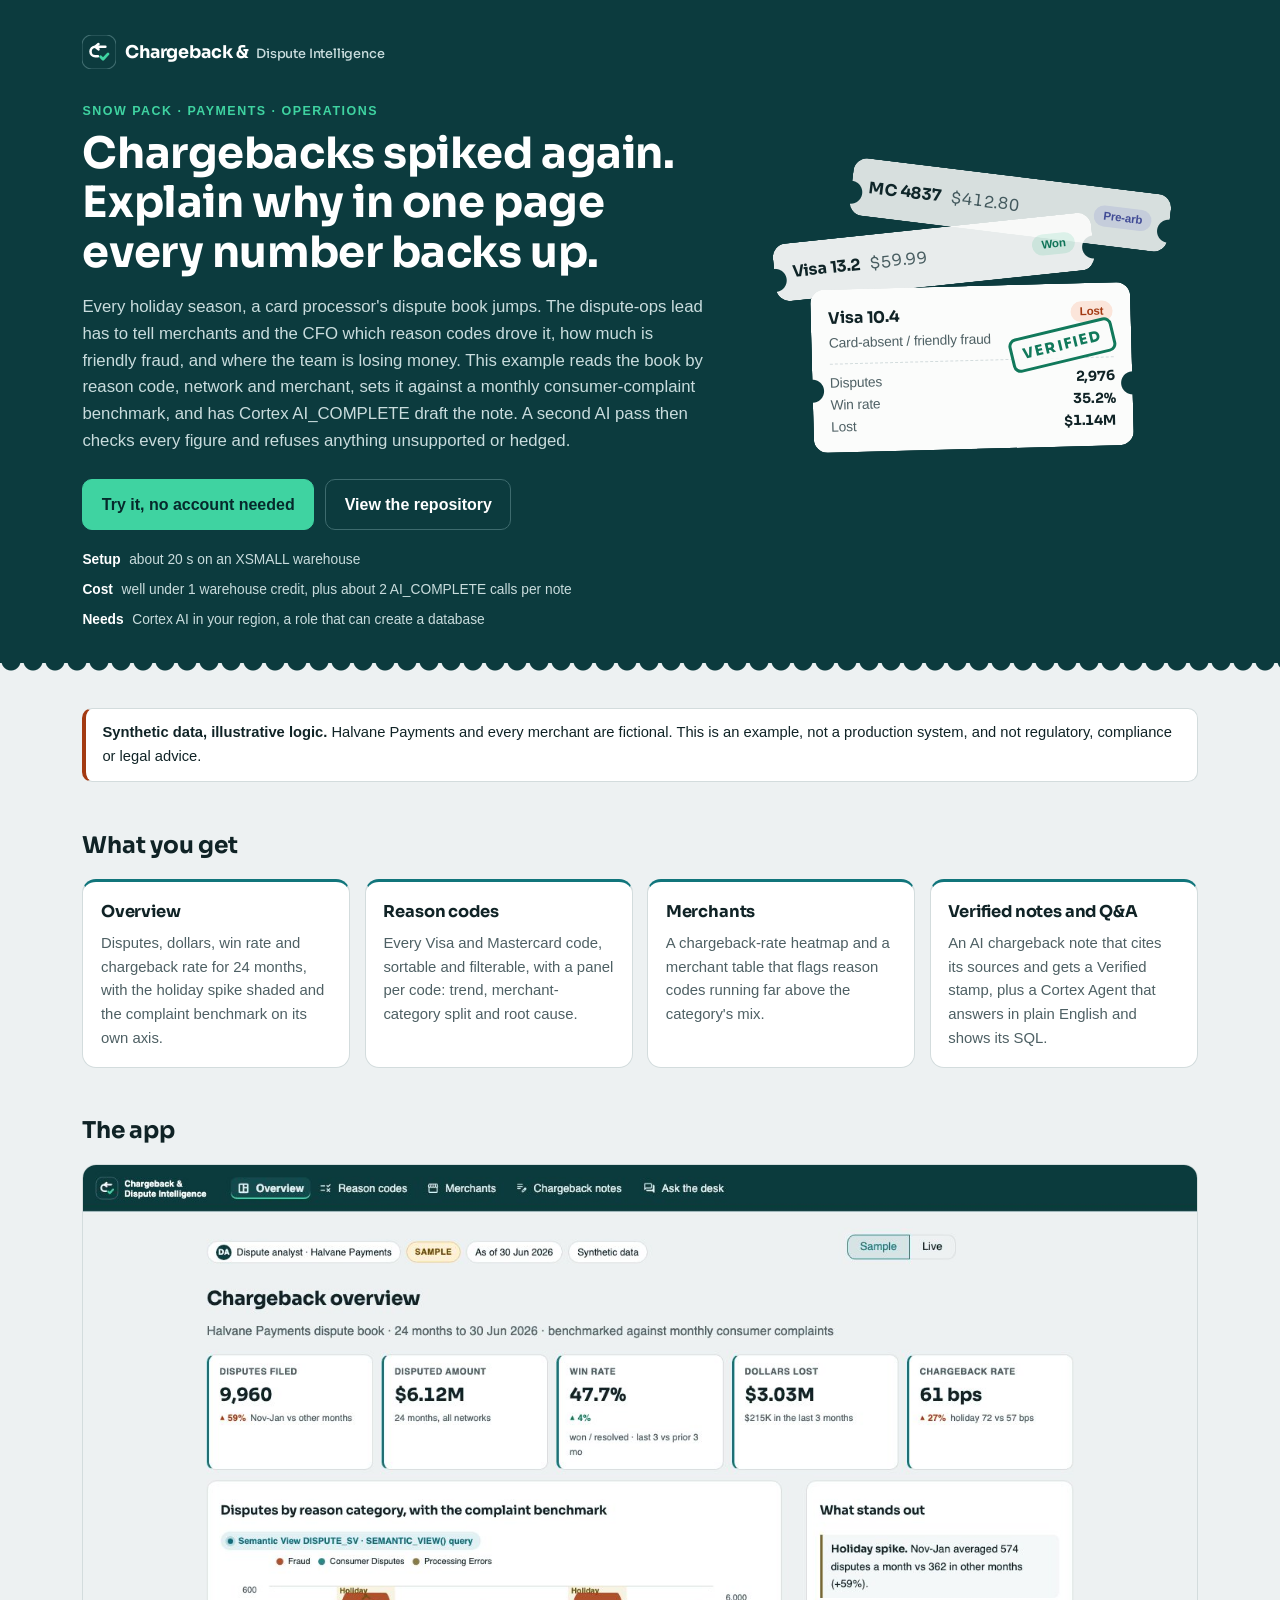
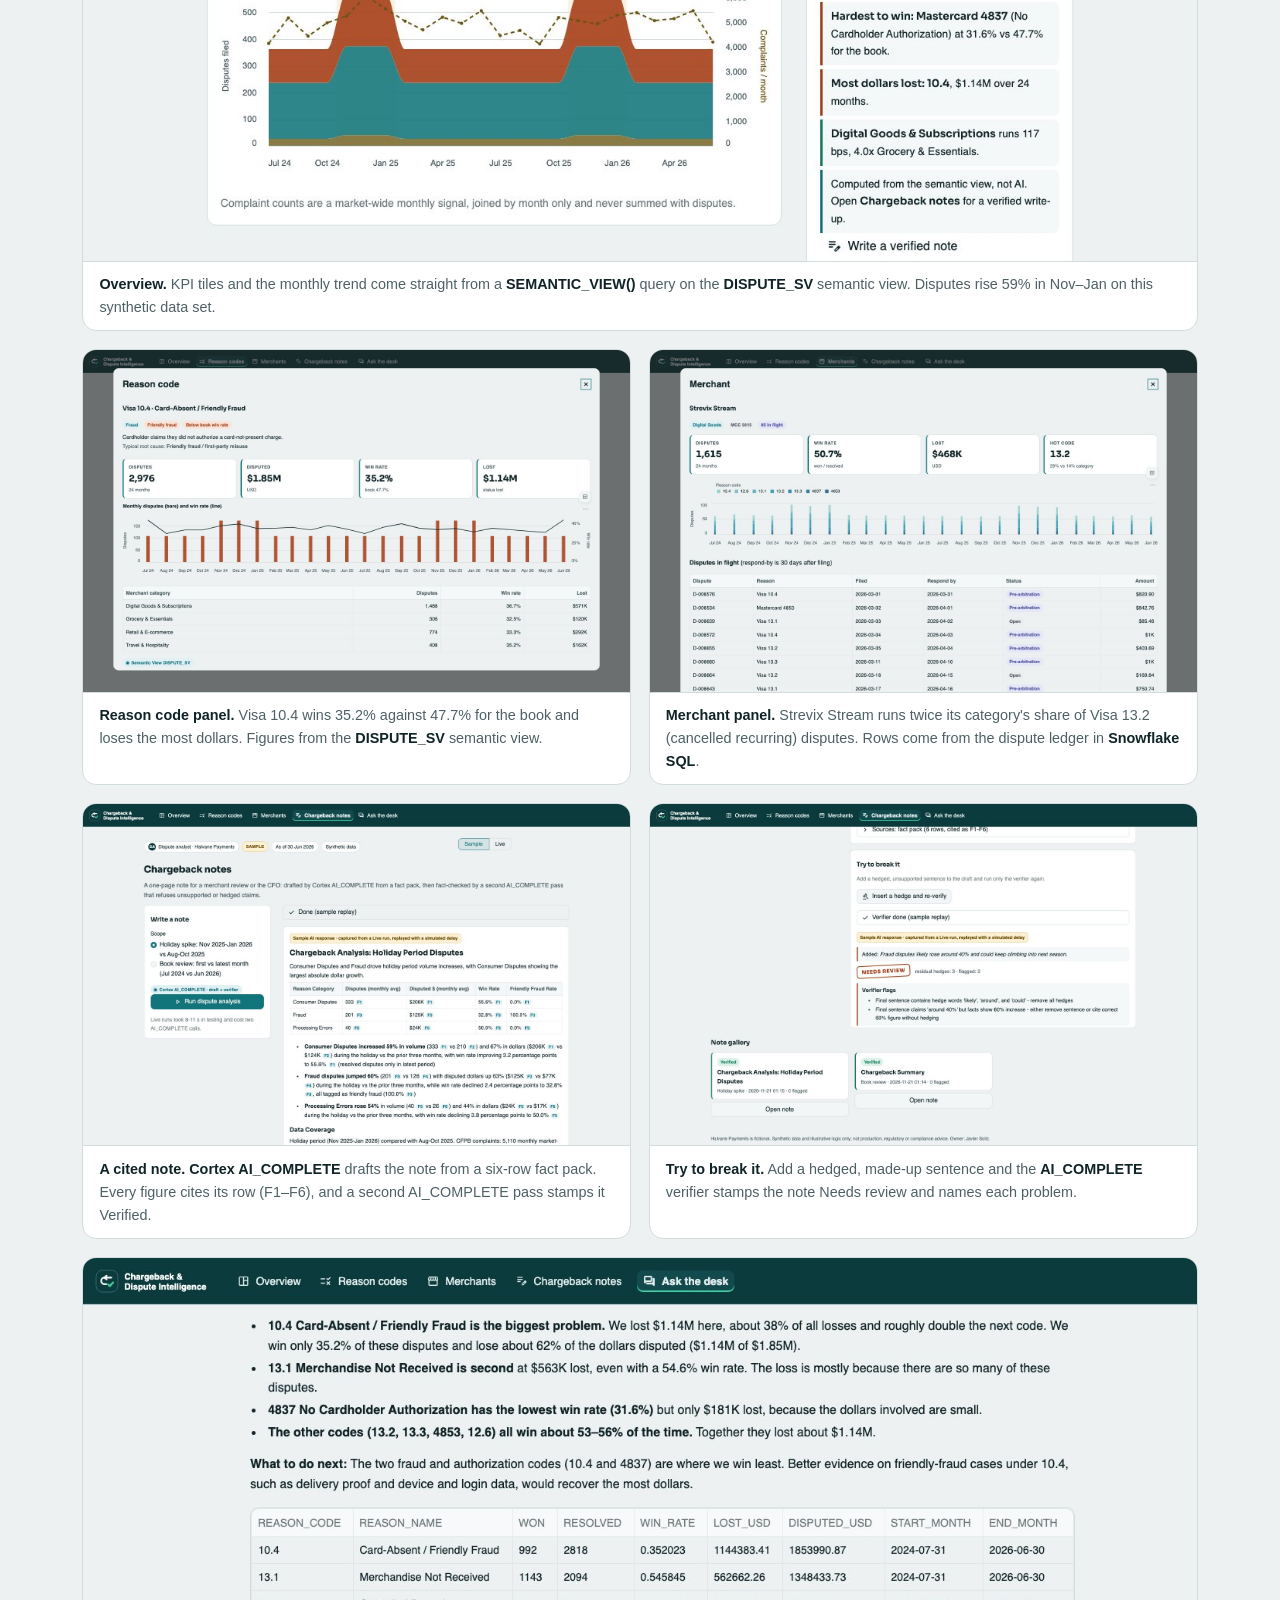
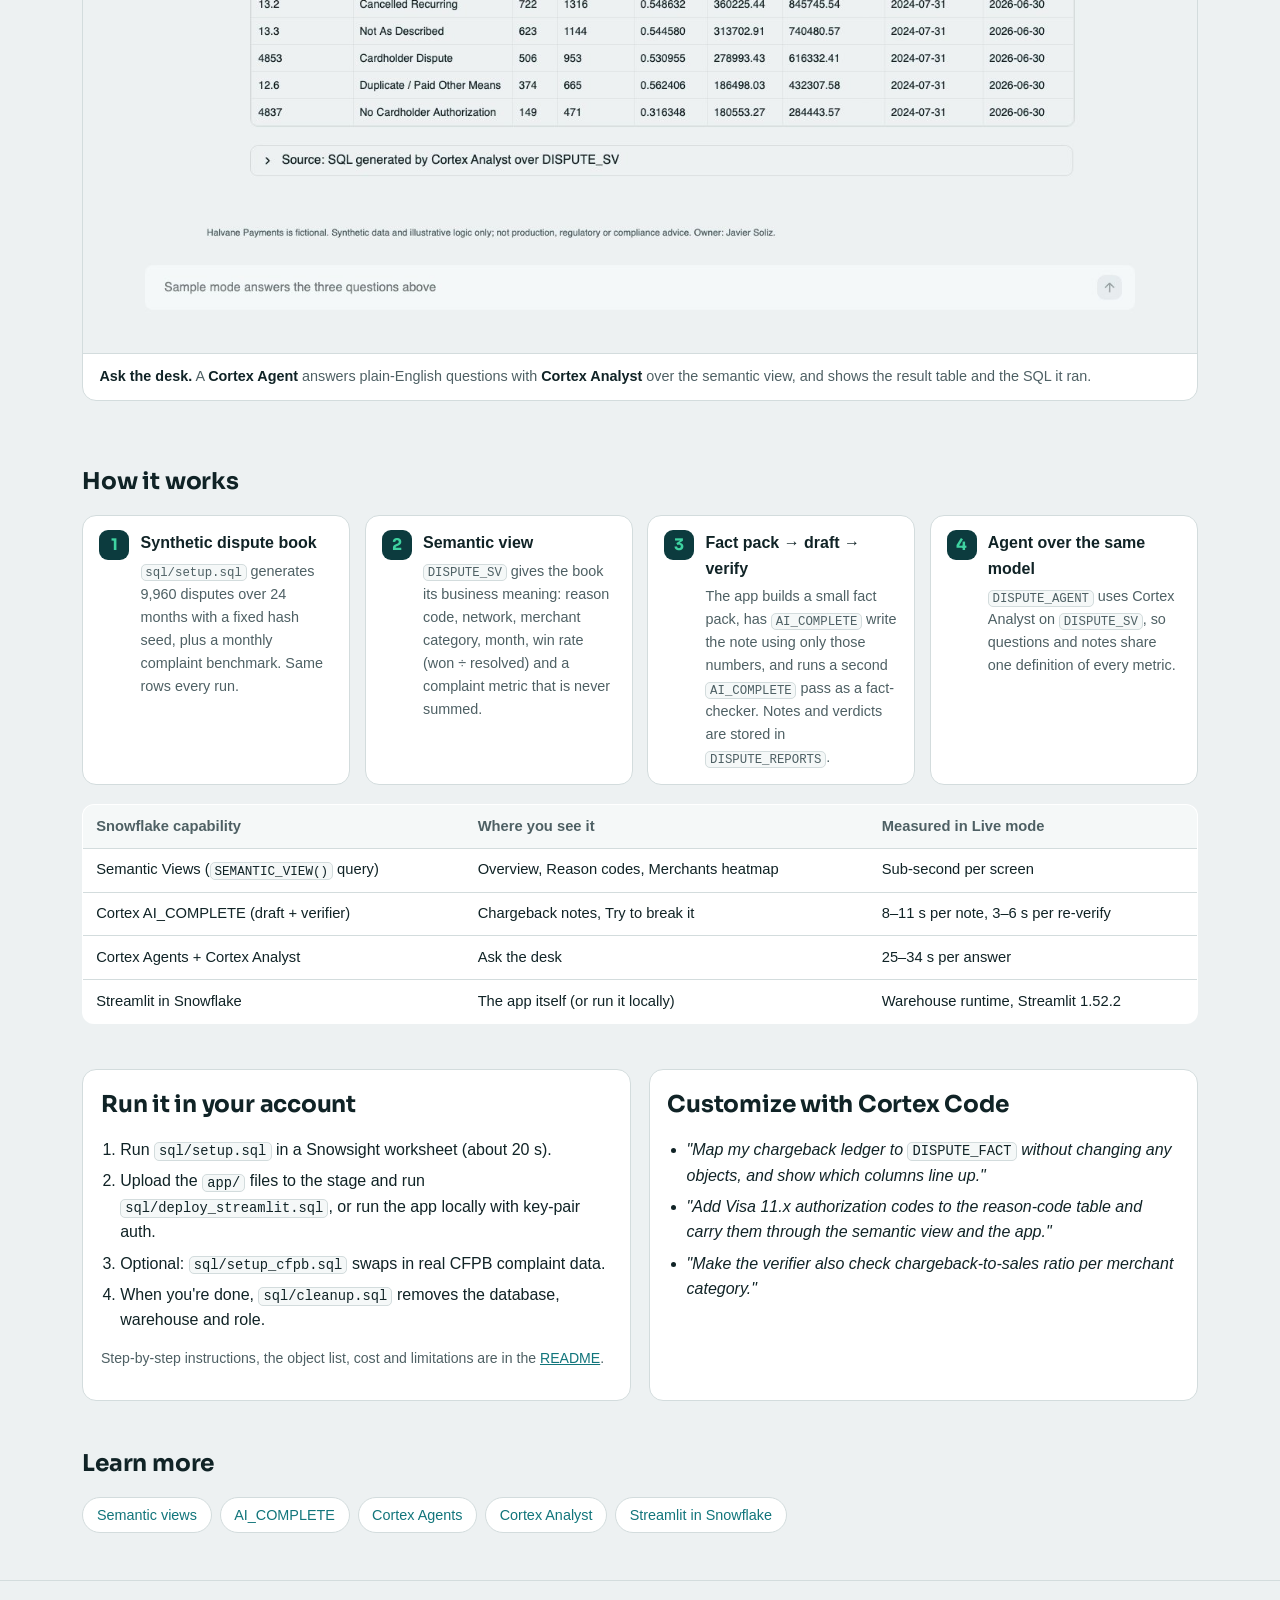
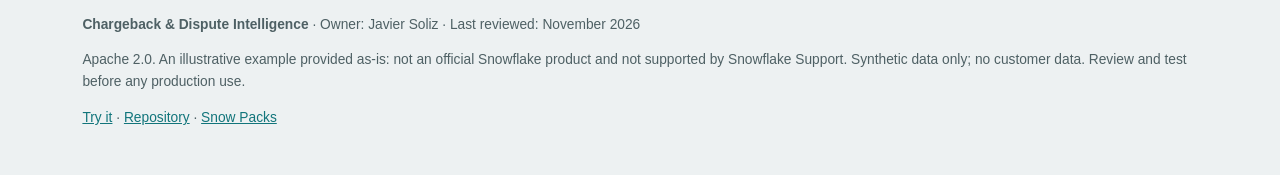
<file: index.html>
<!doctype html>
<html lang="en"><head><meta charset="utf-8"><title>Chargeback &amp; Dispute Intelligence</title>
<meta http-equiv="refresh" content="0; url=docs/"><link rel="canonical" href="docs/"></head>
<body><p>The guide moved to <a href="docs/">docs/</a>. (Set GitHub Pages to serve <code>main</code> /docs to drop this redirect.)</p></body></html>
</file>
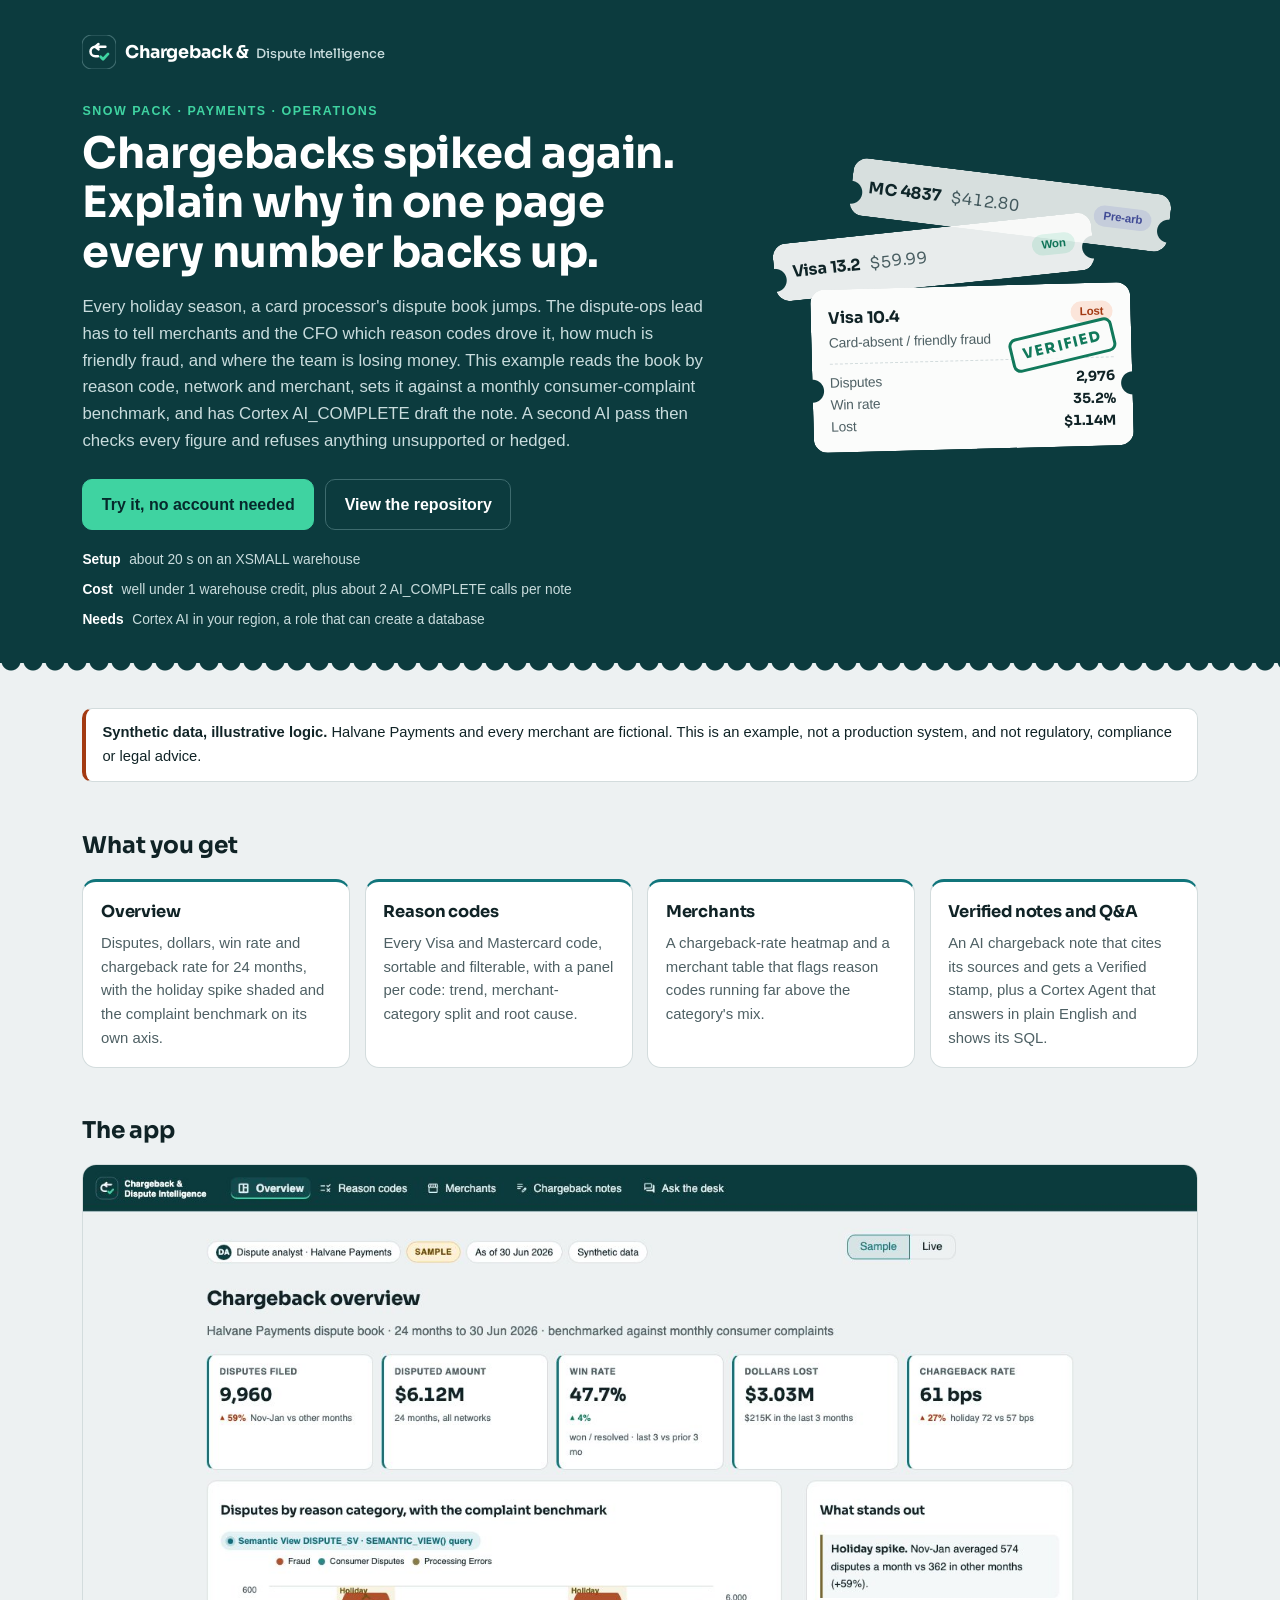
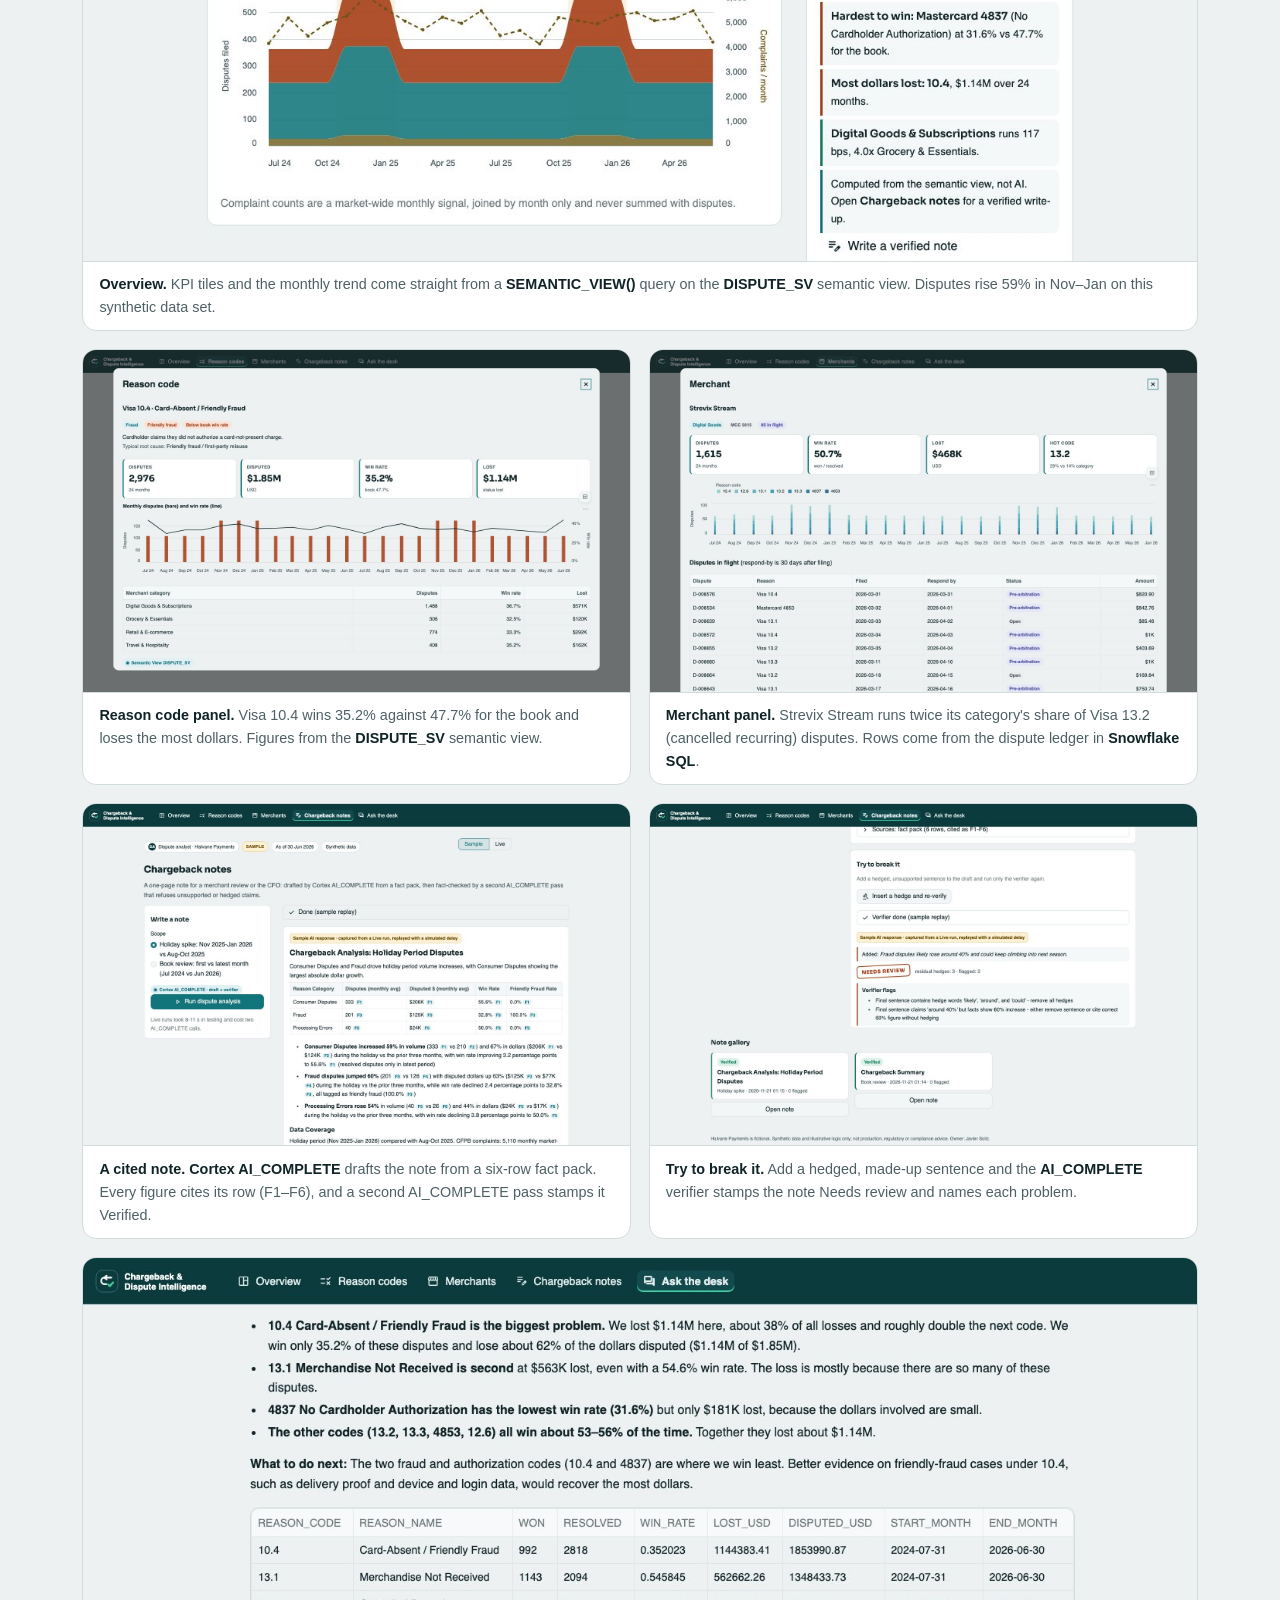
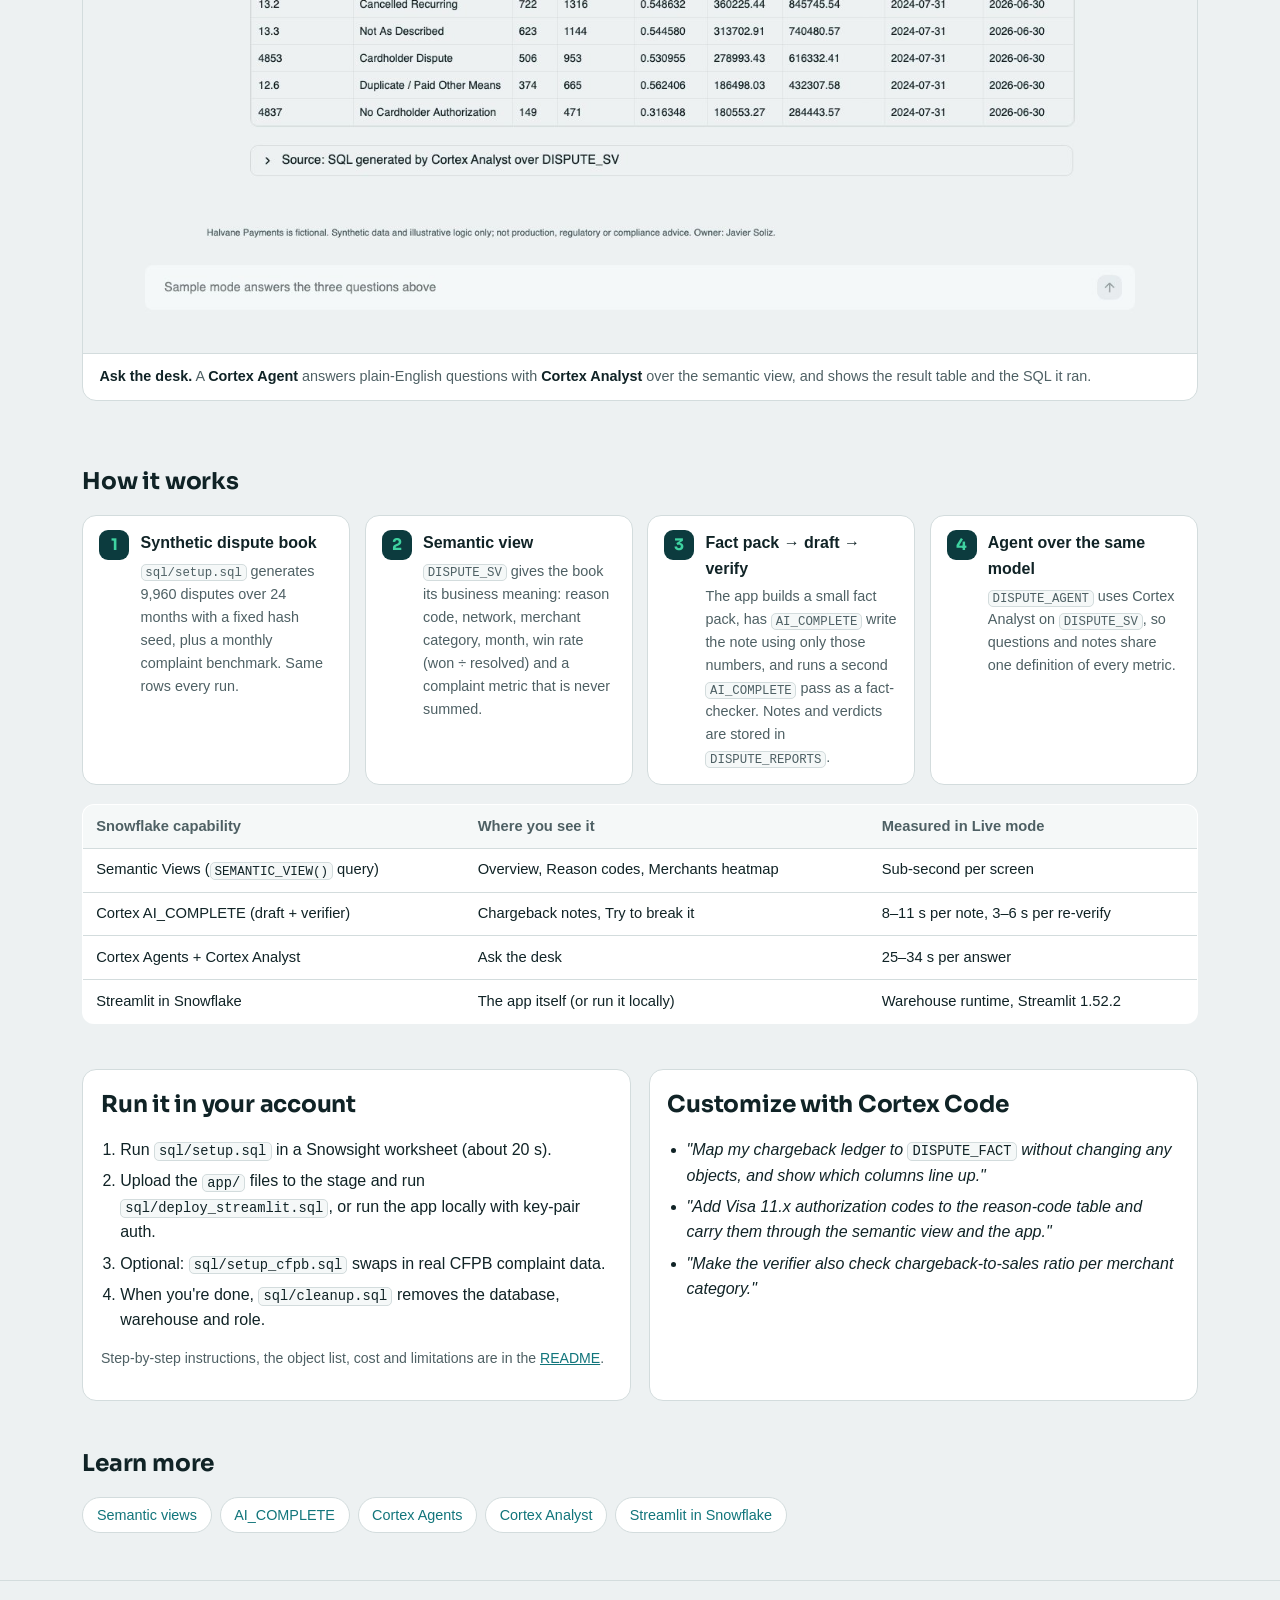
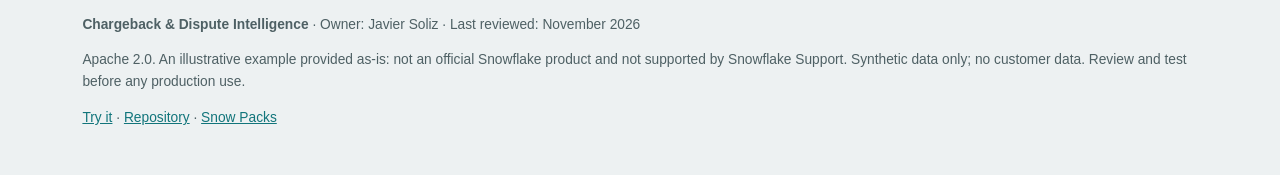
<file: docs/index.html>
<!doctype html>
<html lang="en">
<head>
<meta charset="utf-8">
<meta name="viewport" content="width=device-width, initial-scale=1">
<title>Chargeback &amp; Dispute Intelligence · Snow Pack</title>
<meta name="description" content="Explain a chargeback spike in one verified page. A Streamlit app reads a card dispute book by reason code, network and merchant, benchmarks it against monthly consumer complaints, and uses Cortex AI_COMPLETE to draft and fact-check a note, with a Cortex Agent over a semantic view. Synthetic data.">
<link rel="stylesheet" href="site.css">
</head>
<body>
<header class="hero">
  <div class="wrap hero-grid">
    <div class="hero-copy">
      <a class="brand" href="./" aria-label="Chargeback &amp; Dispute Intelligence">
        <svg viewBox="0 0 32 32" aria-hidden="true"><rect width="32" height="32" rx="9" fill="#0C3B3E" stroke="#3E6B6E"/><path d="M22 11h-9.5a4.5 4.5 0 0 0 0 9H15" fill="none" stroke="#FFFFFF" stroke-width="2.4" stroke-linecap="round"/><path d="M15.5 8.5 12.5 11l3 2.5" fill="none" stroke="#FFFFFF" stroke-width="2.4" stroke-linecap="round" stroke-linejoin="round"/><path d="m17.5 20.5 2.3 2.3 4.7-5" fill="none" stroke="#3FD3A1" stroke-width="2.6" stroke-linecap="round" stroke-linejoin="round"/></svg>
        <span>Chargeback &amp; <small>Dispute Intelligence</small></span>
      </a>
      <p class="eyebrow">Snow Pack · Payments · Operations</p>
      <h1>Chargebacks spiked again. Explain why in one page every number backs up.</h1>
      <p class="lede">Every holiday season, a card processor's dispute book jumps. The dispute-ops lead has to tell merchants and the CFO which reason codes drove it, how much is friendly fraud, and where the team is losing money. This example reads the book by reason code, network and merchant, sets it against a monthly consumer-complaint benchmark, and has Cortex AI_COMPLETE draft the note. A second AI pass then checks every figure and refuses anything unsupported or hedged.</p>
      <div class="cta">
        <a class="btn primary" href="try/">Try it, no account needed</a>
        <a class="btn" href="https://github.com/sfc-gh-jsoliz/sfguide-dispute-intelligence">View the repository</a>
      </div>
      <ul class="facts" aria-label="At a glance">
        <li><b>Setup</b> about 20 s on an XSMALL warehouse</li>
        <li><b>Cost</b> well under 1 warehouse credit, plus about 2 AI_COMPLETE calls per note</li>
        <li><b>Needs</b> Cortex AI in your region, a role that can create a database</li>
      </ul>
    </div>
    <div class="tickets" aria-hidden="true">
      <div class="ticket t3"><span class="code">MC 4837</span><span class="amt">$412.80</span><span class="st prearb">Pre-arb</span></div>
      <div class="ticket t2"><span class="code">Visa 13.2</span><span class="amt">$59.99</span><span class="st won">Won</span></div>
      <div class="ticket t1">
        <div class="trow"><span class="code">Visa 10.4</span><span class="st lost">Lost</span></div>
        <div class="tname">Card-absent / friendly fraud</div>
        <div class="tgrid"><span>Disputes</span><b>2,976</b><span>Win rate</span><b>35.2%</b><span>Lost</span><b>$1.14M</b></div>
        <div class="stamp">Verified</div>
      </div>
    </div>
  </div>
</header>

<main>
  <section class="wrap band">
    <div class="disclaimer" role="note"><b>Synthetic data, illustrative logic.</b> Halvane Payments and every merchant are fictional. This is an example, not a production system, and not regulatory, compliance or legal advice.</div>
  </section>

  <section class="wrap band">
    <h2>What you get</h2>
    <div class="cards4">
      <article><h3>Overview</h3><p>Disputes, dollars, win rate and chargeback rate for 24 months, with the holiday spike shaded and the complaint benchmark on its own axis.</p></article>
      <article><h3>Reason codes</h3><p>Every Visa and Mastercard code, sortable and filterable, with a panel per code: trend, merchant-category split and root cause.</p></article>
      <article><h3>Merchants</h3><p>A chargeback-rate heatmap and a merchant table that flags reason codes running far above the category's mix.</p></article>
      <article><h3>Verified notes and Q&amp;A</h3><p>An AI chargeback note that cites its sources and gets a Verified stamp, plus a Cortex Agent that answers in plain English and shows its SQL.</p></article>
    </div>
  </section>

  <section class="wrap band shots" id="screens">
    <h2>The app</h2>
    <figure class="wide">
      <img src="images/overview.jpg" width="1440" height="900" loading="lazy" alt="Chargeback overview: five KPI tiles (9,960 disputes, $6.12M disputed, 47.7% win rate, $3.03M lost, 61 bps), a stacked area chart of monthly disputes by reason category with holiday bands and a dashed complaint line, and a What stands out panel">
      <figcaption><b>Overview.</b> KPI tiles and the monthly trend come straight from a <b>SEMANTIC_VIEW()</b> query on the <b>DISPUTE_SV</b> semantic view. Disputes rise 59% in Nov–Jan on this synthetic data set.</figcaption>
    </figure>
    <div class="two">
      <figure>
        <img src="images/reason-code-panel.jpg" width="1440" height="900" loading="lazy" alt="Reason code panel for Visa 10.4 card-absent friendly fraud: pills for Fraud, Friendly fraud and Below book win rate, tiles showing 2,976 disputes, $1.85M disputed, 35.2% win rate and $1.14M lost, a monthly bar and win-rate chart, and a merchant-category table">
        <figcaption><b>Reason code panel.</b> Visa 10.4 wins 35.2% against 47.7% for the book and loses the most dollars. Figures from the <b>DISPUTE_SV</b> semantic view.</figcaption>
      </figure>
      <figure>
        <img src="images/merchant-panel.jpg" width="1440" height="900" loading="lazy" alt="Merchant panel for Strevix Stream: Digital Goods, MCC 5815 and in-flight pills, tiles with 1,615 disputes, 50.7% win rate, $468K lost and hot code 13.2 at 29% versus 14% for the category, a stacked monthly bar chart by reason code, and a table of open and pre-arbitration disputes with respond-by dates">
        <figcaption><b>Merchant panel.</b> Strevix Stream runs twice its category's share of Visa 13.2 (cancelled recurring) disputes. Rows come from the dispute ledger in <b>Snowflake SQL</b>.</figcaption>
      </figure>
    </div>
    <div class="two">
      <figure>
        <img src="images/note-verified.jpg" width="1440" height="900" loading="lazy" alt="Chargeback notes screen: scope picker, a Sample AI response label, a drafted holiday-spike note with a table and bullets where each figure carries a citation chip such as F1 or F3">
        <figcaption><b>A cited note.</b> <b>Cortex AI_COMPLETE</b> drafts the note from a six-row fact pack. Every figure cites its row (F1–F6), and a second AI_COMPLETE pass stamps it Verified.</figcaption>
      </figure>
      <figure>
        <img src="images/note-needs-review.jpg" width="1440" height="900" loading="lazy" alt="Try to break it panel: a hedged sentence was added to the draft, the verifier stamped it Needs review and listed flags for the hedge words and the unsupported 40% claim">
        <figcaption><b>Try to break it.</b> Add a hedged, made-up sentence and the <b>AI_COMPLETE</b> verifier stamps the note Needs review and names each problem.</figcaption>
      </figure>
    </div>
    <figure class="wide">
      <img src="images/ask-the-desk.jpg" width="1440" height="900" loading="lazy" alt="Ask the desk: an answer about where the most dollars are lost, with bullets for 10.4, 13.1, 4837 and the other codes, a result table by reason code, and a collapsed source section with the generated SQL">
      <figcaption><b>Ask the desk.</b> A <b>Cortex Agent</b> answers plain-English questions with <b>Cortex Analyst</b> over the semantic view, and shows the result table and the SQL it ran.</figcaption>
    </figure>
  </section>

  <section class="wrap band">
    <h2>How it works</h2>
    <ol class="flow">
      <li><span class="n">1</span><div><b>Synthetic dispute book</b><p><code>sql/setup.sql</code> generates 9,960 disputes over 24 months with a fixed hash seed, plus a monthly complaint benchmark. Same rows every run.</p></div></li>
      <li><span class="n">2</span><div><b>Semantic view</b><p><code>DISPUTE_SV</code> gives the book its business meaning: reason code, network, merchant category, month, win rate (won ÷ resolved) and a complaint metric that is never summed.</p></div></li>
      <li><span class="n">3</span><div><b>Fact pack → draft → verify</b><p>The app builds a small fact pack, has <code>AI_COMPLETE</code> write the note using only those numbers, and runs a second <code>AI_COMPLETE</code> pass as a fact-checker. Notes and verdicts are stored in <code>DISPUTE_REPORTS</code>.</p></div></li>
      <li><span class="n">4</span><div><b>Agent over the same model</b><p><code>DISPUTE_AGENT</code> uses Cortex Analyst on <code>DISPUTE_SV</code>, so questions and notes share one definition of every metric.</p></div></li>
    </ol>
    <div class="scroll">
      <table class="caps">
        <thead><tr><th>Snowflake capability</th><th>Where you see it</th><th>Measured in Live mode</th></tr></thead>
        <tbody>
          <tr><td>Semantic Views (<code>SEMANTIC_VIEW()</code> query)</td><td>Overview, Reason codes, Merchants heatmap</td><td>Sub-second per screen</td></tr>
          <tr><td>Cortex AI_COMPLETE (draft + verifier)</td><td>Chargeback notes, Try to break it</td><td>8–11 s per note, 3–6 s per re-verify</td></tr>
          <tr><td>Cortex Agents + Cortex Analyst</td><td>Ask the desk</td><td>25–34 s per answer</td></tr>
          <tr><td>Streamlit in Snowflake</td><td>The app itself (or run it locally)</td><td>Warehouse runtime, Streamlit 1.52.2</td></tr>
        </tbody>
      </table>
    </div>
  </section>

  <section class="wrap band two-col">
    <div class="card">
      <h2>Run it in your account</h2>
      <ol class="steps">
        <li>Run <code>sql/setup.sql</code> in a Snowsight worksheet (about 20 s).</li>
        <li>Upload the <code>app/</code> files to the stage and run <code>sql/deploy_streamlit.sql</code>, or run the app locally with key-pair auth.</li>
        <li>Optional: <code>sql/setup_cfpb.sql</code> swaps in real CFPB complaint data.</li>
        <li>When you're done, <code>sql/cleanup.sql</code> removes the database, warehouse and role.</li>
      </ol>
      <p class="small">Step-by-step instructions, the object list, cost and limitations are in the <a href="https://github.com/sfc-gh-jsoliz/sfguide-dispute-intelligence#readme">README</a>.</p>
    </div>
    <div class="card">
      <h2>Customize with Cortex Code</h2>
      <ul class="prompts">
        <li>"Map my chargeback ledger to <code>DISPUTE_FACT</code> without changing any objects, and show which columns line up."</li>
        <li>"Add Visa 11.x authorization codes to the reason-code table and carry them through the semantic view and the app."</li>
        <li>"Make the verifier also check chargeback-to-sales ratio per merchant category."</li>
      </ul>
    </div>
  </section>

  <section class="wrap band">
    <h2>Learn more</h2>
    <ul class="links">
      <li><a href="https://docs.snowflake.com/en/user-guide/views-semantic/overview">Semantic views</a></li>
      <li><a href="https://docs.snowflake.com/en/sql-reference/functions/ai_complete">AI_COMPLETE</a></li>
      <li><a href="https://docs.snowflake.com/en/user-guide/snowflake-cortex/cortex-agents">Cortex Agents</a></li>
      <li><a href="https://docs.snowflake.com/en/user-guide/snowflake-cortex/cortex-analyst">Cortex Analyst</a></li>
      <li><a href="https://docs.snowflake.com/en/developer-guide/streamlit/about-streamlit">Streamlit in Snowflake</a></li>
    </ul>
  </section>
</main>

<footer class="foot">
  <div class="wrap">
    <p><b>Chargeback &amp; Dispute Intelligence</b> · Owner: Javier Soliz · Last reviewed: November 2026</p>
    <p>Apache 2.0. An illustrative example provided as-is: not an official Snowflake product and not supported by Snowflake Support. Synthetic data only; no customer data. Review and test before any production use.</p>
    <p><a href="try/">Try it</a> · <a href="https://github.com/sfc-gh-jsoliz/sfguide-dispute-intelligence">Repository</a> · <a href="https://sfc-gh-ooral.github.io/snow-packs/">Snow Packs</a></p>
  </div>
</footer>
</body>
</html>
</file>
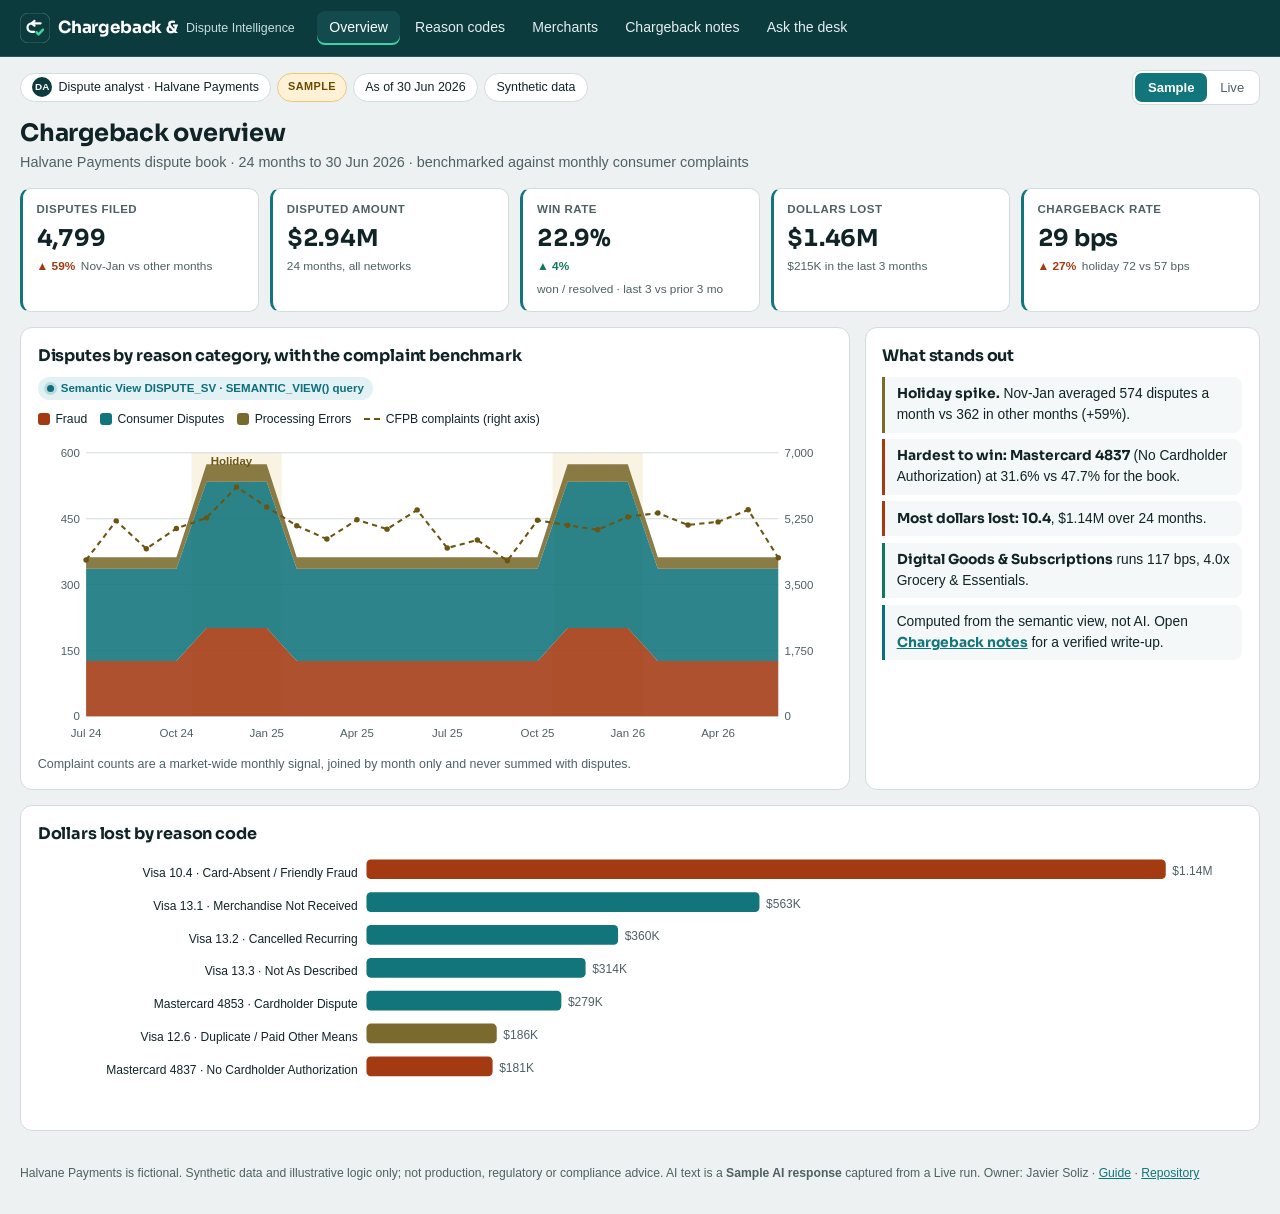
<file: try/index.html>
<!doctype html>
<html lang="en"><head><meta charset="utf-8"><title>Chargeback &amp; Dispute Intelligence: Try it</title>
<meta http-equiv="refresh" content="0; url=../docs/try/"></head>
<body><p>The hosted example moved to <a href="../docs/try/">docs/try/</a>.</p></body></html>
</file>
<file: docs/site.css>
@font-face{font-family:Sora;src:url(fonts/Sora.woff2) format("woff2");font-weight:100 800;font-display:swap}
:root{--mast:#0C3B3E;--mast2:#134A4E;--canvas:#EDF1F2;--paper:#FFFFFF;--paper2:#F5F8F8;--line:#D3DCDD;--ink:#102326;--muted:#4E6064;
--primary:#11757B;--won:#11795B;--wonbg:#DDF3EA;--lost:#A33A12;--lostbg:#FBE5DA;--prearb:#4B4FA6;--prearbbg:#E6E7F7;--jade:#3FD3A1;color-scheme:light dark}
@media (prefers-color-scheme:dark){:root{--canvas:#0A1C1E;--paper:#102A2D;--paper2:#0D2427;--line:#24464A;--ink:#E4EEEE;--muted:#9DB3B5;--primary:#4FC3C9}}
*{box-sizing:border-box}
html{overflow-x:clip}
body{margin:0;background:var(--canvas);color:var(--ink);font:16px/1.6 -apple-system,"Segoe UI",Roboto,sans-serif}
a{color:var(--primary)}
h1,h2,h3,.brand,.ticket,.stamp,.n{font-family:Sora,-apple-system,"Segoe UI",sans-serif;letter-spacing:-.01em}
code{font:.86em ui-monospace,SFMono-Regular,Menlo,monospace;background:var(--paper2);border:1px solid var(--line);border-radius:5px;padding:.05em .3em;overflow-wrap:anywhere}
.wrap{max-width:1160px;margin:0 auto;padding:0 1.4rem}
.hero{background:var(--mast);color:#E4EEEE;padding:2.2rem 0 3.4rem;position:relative;overflow:hidden}
.hero::after{content:"";position:absolute;inset:auto 0 0 0;height:22px;background:radial-gradient(circle at 11px -2px,transparent 9px,var(--canvas) 10px) 0 0/22px 22px repeat-x}
.hero-grid{display:grid;grid-template-columns:1.25fr .9fr;gap:2.4rem;align-items:center}
.hero-grid>*{min-width:0}
.brand{display:inline-flex;align-items:center;gap:.55rem;color:#fff;text-decoration:none;font-weight:700;font-size:1.1rem}
.brand svg{width:34px;height:34px}.brand small{color:#C9DCDD;font-weight:500;font-size:.8rem;margin-left:.2rem}
.eyebrow{margin:1.6rem 0 .4rem;font-size:.78rem;letter-spacing:.12em;text-transform:uppercase;color:var(--jade);font-weight:700}
.hero h1{font-size:clamp(1.8rem,3.6vw,2.7rem);line-height:1.15;margin:0 0 1rem;color:#fff}
.lede{color:#C9DCDD;font-size:1.05rem;max-width:40rem;margin:0}
.cta{display:flex;flex-wrap:wrap;gap:.7rem;margin:1.5rem 0 1.2rem}
.btn{display:inline-block;padding:.72rem 1.15rem;border-radius:10px;border:1px solid #3E6B6E;color:#fff;text-decoration:none;font-weight:600;transition:transform .15s,background .15s}
.btn:hover{transform:translateY(-1px);background:var(--mast2)}
.btn.primary{background:var(--jade);border-color:var(--jade);color:#06292B}
.btn.primary:hover{background:#5EE0B4}
.facts{list-style:none;padding:0;margin:0;display:flex;flex-wrap:wrap;gap:.5rem 1.2rem;font-size:.86rem;color:#C9DCDD}
.facts b{color:#fff;margin-right:.3rem}
.tickets{position:relative;height:330px}
.ticket{position:absolute;left:50%;width:min(320px,90%);background:#FBFCFB;color:#102326;border-radius:14px;padding:1rem 1.1rem;box-shadow:0 18px 40px rgba(0,0,0,.28);
-webkit-mask:radial-gradient(circle at 0 62%,transparent 11px,#000 12px) left/51% 100% no-repeat,radial-gradient(circle at 100% 62%,transparent 11px,#000 12px) right/51% 100% no-repeat;
mask:radial-gradient(circle at 0 62%,transparent 11px,#000 12px) left/51% 100% no-repeat,radial-gradient(circle at 100% 62%,transparent 11px,#000 12px) right/51% 100% no-repeat;
display:flex;gap:.6rem;align-items:center;flex-wrap:wrap;animation:deal .6s cubic-bezier(.2,.9,.3,1.1) backwards}
.t3{top:8px;transform:translateX(-38%) rotate(7deg);opacity:.85;animation-delay:.1s}
.t2{top:60px;transform:translateX(-62%) rotate(-6deg);opacity:.92;animation-delay:.2s}
.t1{top:118px;transform:translateX(-50%) rotate(-1.5deg);display:block;animation-delay:.32s}
@keyframes deal{from{opacity:0;translate:0 30px}}
.ticket .code{font-weight:700;font-size:1rem}.ticket .amt{color:#4E6064;font-variant-numeric:tabular-nums}
.st{font:600 .72rem/1 -apple-system,"Segoe UI",sans-serif;border-radius:999px;padding:.3rem .6rem;margin-left:auto}
.st.won{background:#DDF3EA;color:#11795B}.st.lost{background:#FBE5DA;color:#A33A12}.st.prearb{background:#E6E7F7;color:#4B4FA6}
.trow{display:flex;align-items:center}.tname{color:#4E6064;font:500 .86rem/1.3 -apple-system,"Segoe UI",sans-serif;margin:.2rem 0 .7rem}
.tgrid{display:grid;grid-template-columns:auto 1fr;gap:.15rem .9rem;font:.86rem/1.4 -apple-system,"Segoe UI",sans-serif;border-top:1.5px dashed #D3DCDD;padding-top:.6rem}
.tgrid span{color:#4E6064}.tgrid b{font-family:Sora,sans-serif;text-align:right;font-variant-numeric:tabular-nums}
.stamp{position:absolute;right:16px;top:44px;color:#11795B;border:3px solid #11795B;border-radius:8px;padding:.2rem .6rem;font-weight:800;letter-spacing:.1em;text-transform:uppercase;font-size:.9rem;
transform:rotate(-12deg);background:rgba(251,252,251,.85);animation:press .45s cubic-bezier(.2,1.6,.4,1) .9s backwards}
@keyframes press{from{transform:scale(1.8) rotate(-12deg);opacity:0}}
.band{padding:1.4rem 1.4rem}
h2{font-size:1.45rem;margin:0 0 .9rem}
.disclaimer{background:var(--paper);border:1px solid var(--line);border-left:4px solid var(--lost);border-radius:10px;padding:.8rem 1rem;font-size:.92rem}
.cards4{display:grid;grid-template-columns:repeat(4,minmax(0,1fr));gap:.9rem}
.cards4 article,.card{background:var(--paper);border:1px solid var(--line);border-radius:14px;padding:1rem 1.1rem;min-width:0}
.cards4 h3{margin:.1rem 0 .4rem;font-size:1.02rem}.cards4 p{margin:0;color:var(--muted);font-size:.93rem}
.cards4 article{border-top:3px solid var(--primary)}
.shots figure{margin:0 0 1.1rem;background:var(--paper);border:1px solid var(--line);border-radius:14px;overflow:hidden;min-width:0}
.shots img{display:block;width:100%;height:auto;border-bottom:1px solid var(--line)}
figcaption{padding:.7rem 1rem;font-size:.9rem;color:var(--muted)}figcaption b{color:var(--ink)}
.two{display:grid;grid-template-columns:1fr 1fr;gap:1.1rem}
.two>*,.two-col>*{min-width:0}
.two-col{display:grid;grid-template-columns:1fr 1fr;gap:1.1rem}
.flow{list-style:none;padding:0;margin:0 0 1.2rem;display:grid;grid-template-columns:repeat(4,minmax(0,1fr));gap:.9rem}
.flow li{display:flex;gap:.7rem;background:var(--paper);border:1px solid var(--line);border-radius:14px;padding:.9rem 1rem;min-width:0}
.flow li>div{min-width:0}
.flow p{margin:.25rem 0 0;color:var(--muted);font-size:.9rem}
.n{flex:0 0 auto;width:30px;height:30px;border-radius:9px;background:var(--mast);color:var(--jade);display:grid;place-items:center;font-weight:700}
.scroll{position:relative;overflow-x:auto;max-width:100%}
table.caps{width:100%;border-collapse:collapse;background:var(--paper);border:1px solid var(--line);border-radius:12px;overflow:hidden;font-size:.92rem}
.caps th,.caps td{text-align:left;padding:.6rem .8rem;border-bottom:1px solid var(--line)}
.caps th{background:var(--paper2);color:var(--muted);font-weight:600}
.steps,.prompts{margin:0;padding-left:1.2rem}.steps li,.prompts li{margin:.35rem 0}
.prompts li{font-style:italic}
.small{font-size:.88rem;color:var(--muted)}
.links{display:flex;flex-wrap:wrap;gap:.5rem;list-style:none;padding:0;margin:0}
.links a{display:inline-block;background:var(--paper);border:1px solid var(--line);border-radius:999px;padding:.35rem .85rem;text-decoration:none;font-size:.9rem}
.foot{border-top:1px solid var(--line);margin-top:1.5rem;padding:1.2rem 0 2rem;font-size:.86rem;color:var(--muted)}
@media (max-width:960px){.hero-grid{grid-template-columns:1fr}.tickets{height:300px}.cards4,.flow{grid-template-columns:1fr 1fr}}
@media (max-width:640px){.wrap{padding:0 1rem}.band{padding:1.1rem 1rem}.cards4,.flow,.two,.two-col{grid-template-columns:1fr}.tickets{height:290px}
.ticket{width:min(290px,86%)}.btn{flex:1 1 100%;text-align:center}}
@media (prefers-reduced-motion:reduce){*{animation:none!important;transition:none!important}}
</file>
